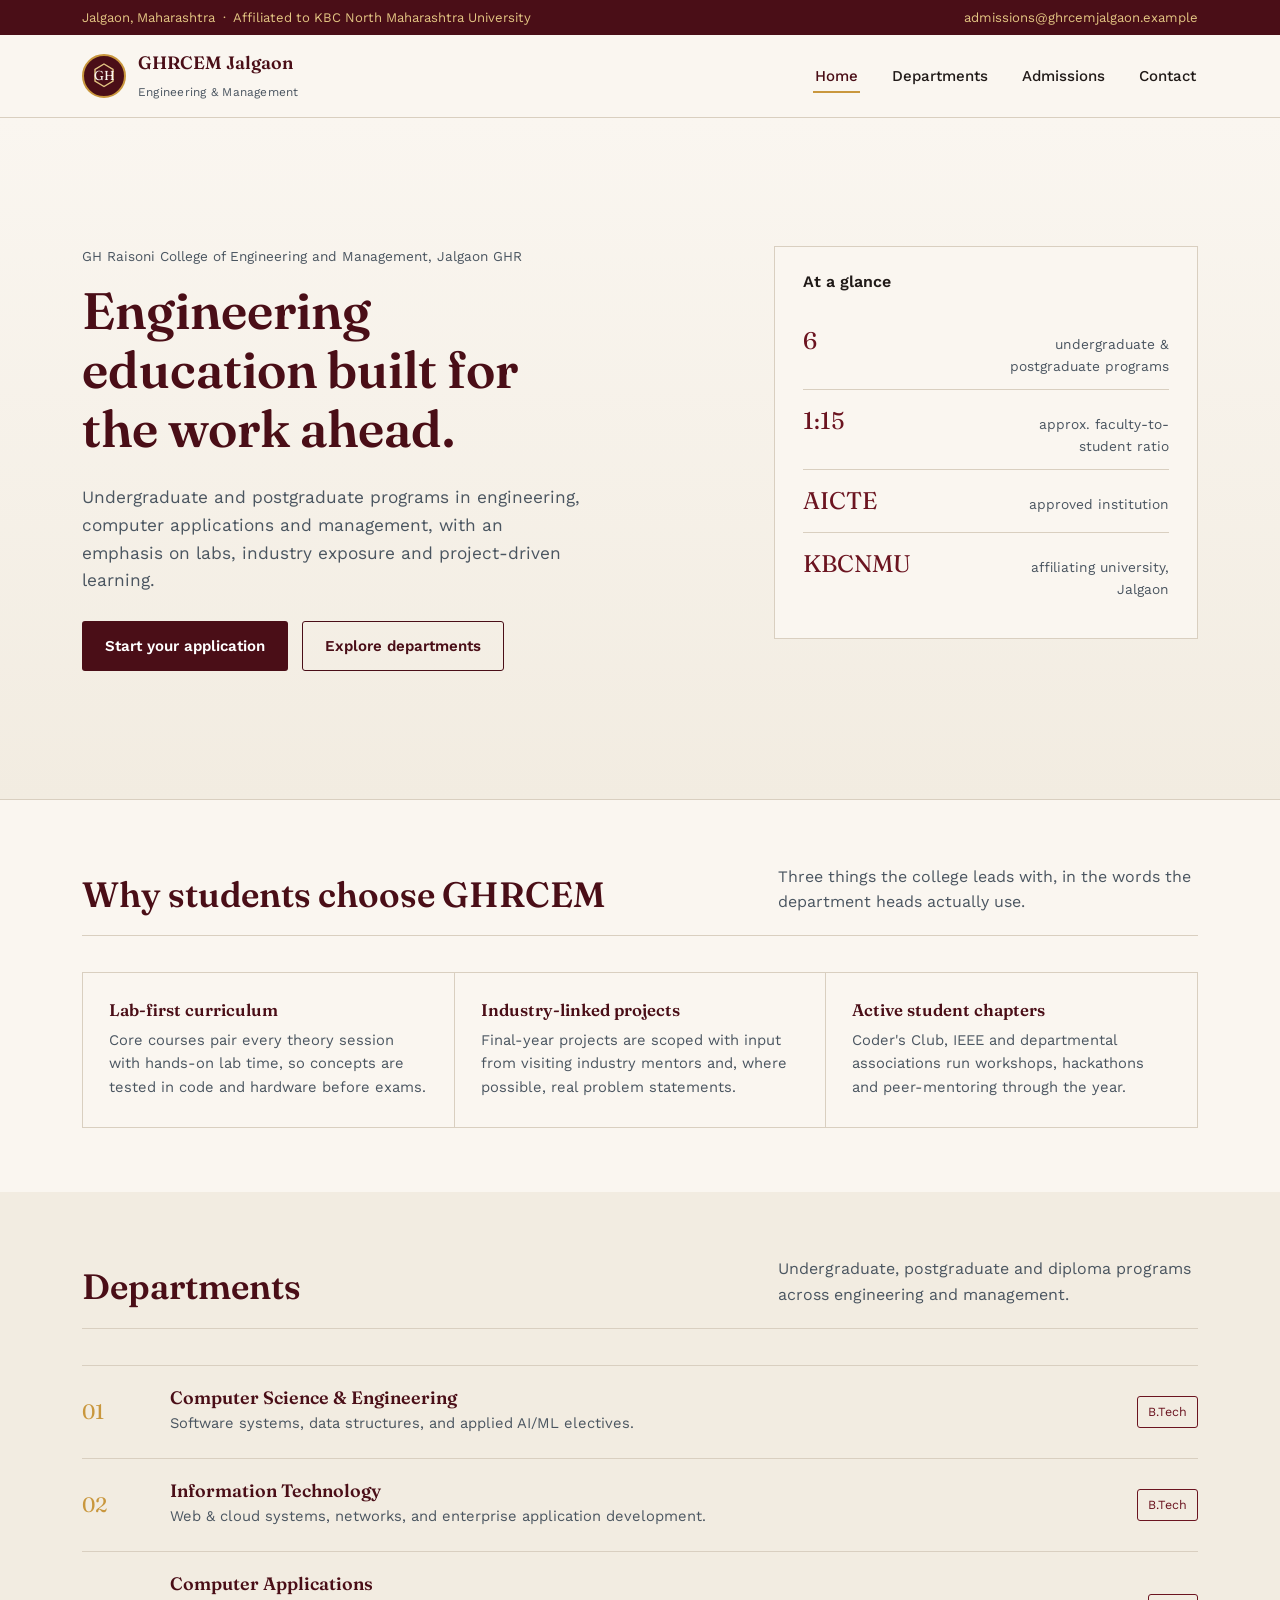
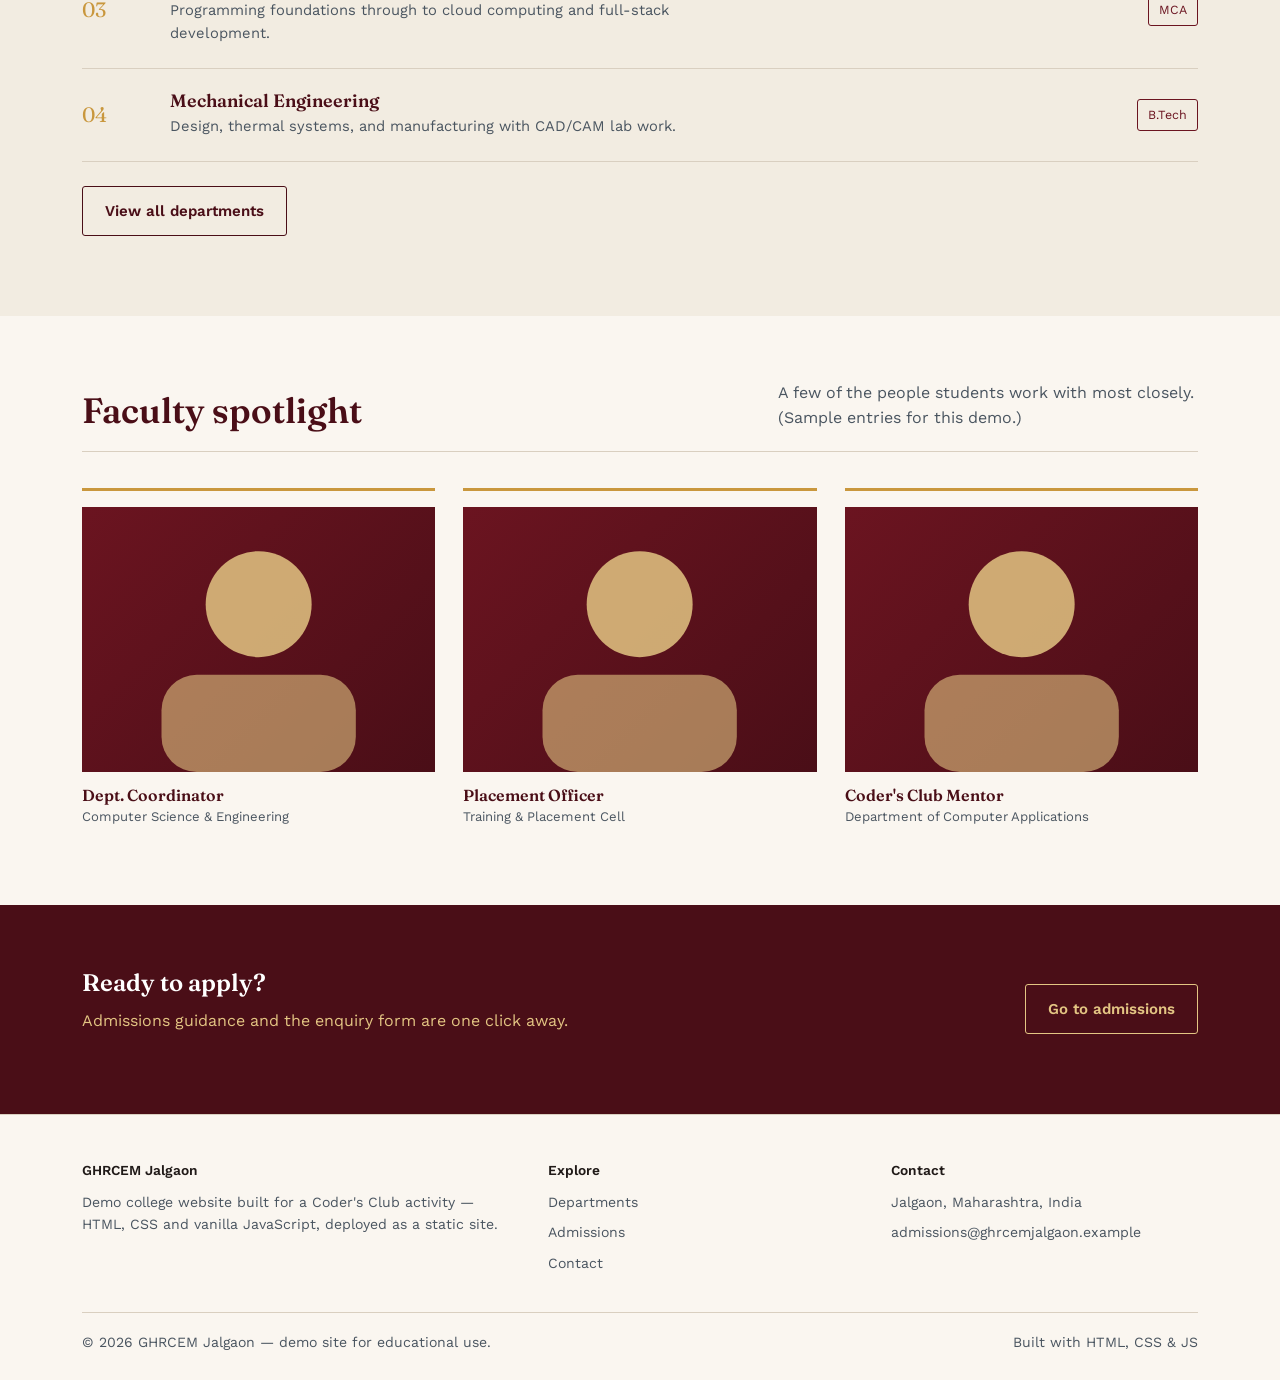
<file: ghrcem-jalgaon-website/index.html>
<!DOCTYPE html>
<html lang="en">
<head>
<meta charset="UTF-8" />
<meta name="viewport" content="width=device-width, initial-scale=1.0" />
<title>GH Raisoni College of Engineering &amp; Management, Jalgaon GHR</title>
<meta name="description" content="GH Raisoni College of Engineering and Management, Jalgaon — engineering, management and MCA programs, admissions and campus information." />
<link rel="preconnect" href="https://fonts.googleapis.com" />
<link rel="preconnect" href="https://fonts.gstatic.com" crossorigin />
<link href="https://fonts.googleapis.com/css2?family=Fraunces:wght@500;600&family=Work+Sans:wght@400;500;600&display=swap" rel="stylesheet" />
<link rel="stylesheet" href="css/style.css" />
</head>
<body>

<!--
  DEMO CONTENT NOTICE (for Coder's Club facilitators)
  -----------------------------------------------------
  Quick facts, staff names, phone/email and timeline items on this site
  are PLACEHOLDER data built for a web-dev/Git/deploy teaching exercise.
  Before using this template for anything public, swap them for the
  college's verified, official details.
-->

<a class="skip-link" href="#main">Skip to main content</a>

<div class="topbar">
  <div class="wrap">
    <span>Jalgaon, Maharashtra &nbsp;·&nbsp; Affiliated to KBC North Maharashtra University</span>
    <span><a href="contact.html">admissions@ghrcemjalgaon.example</a></span>
  </div>
</div>

<header class="site-header">
  <div class="wrap">
    <a class="brand" href="index.html">
      <svg class="brand-mark" viewBox="0 0 44 44" xmlns="http://www.w3.org/2000/svg" role="img" aria-label="GHRCEM Jalgaon emblem">
        <circle cx="22" cy="22" r="21" fill="#4a0e17" stroke="#c9973d" stroke-width="2"/>
        <path d="M22 10 L31 15.5 V27 L22 32.5 L13 27 V15.5 Z" fill="none" stroke="#e3c583" stroke-width="1.4"/>
        <text x="22" y="26" text-anchor="middle" font-family="Fraunces, serif" font-size="13" fill="#faf6f0">GH</text>
      </svg>
      <span class="brand-text">
        <span class="name">GHRCEM Jalgaon</span>
        <span class="sub">Engineering &amp; Management</span>
      </span>
    </a>

    <button class="nav-toggle" aria-label="Toggle navigation menu" aria-expanded="false">
      <span></span>
    </button>

    <nav class="main-nav" aria-label="Primary">
      <ul>
        <li><a href="index.html" aria-current="page">Home</a></li>
        <li><a href="departments.html">Departments</a></li>
        <li><a href="admissions.html">Admissions</a></li>
        <li><a href="contact.html">Contact</a></li>
      </ul>
    </nav>
  </div>
</header>

<main id="main">

  <section class="hero">
    <div class="wrap">
      <div>
        <p class="hero-eyebrow">GH Raisoni College of Engineering and Management, Jalgaon GHR</p>
        <h1>Engineering education built for the work ahead.</h1>
        <p class="lede">
          Undergraduate and postgraduate programs in engineering, computer
          applications and management, with an emphasis on labs, industry
          exposure and project-driven learning.
        </p>
        <div class="hero-actions">
          <a class="btn btn-primary" href="admissions.html">Start your application</a>
          <a class="btn btn-outline" href="departments.html">Explore departments</a>
        </div>
      </div>

      <div class="fact-panel" aria-label="Quick facts">
        <h2>At a glance</h2>
        <div class="fact-row">
          <span class="num">6</span>
          <span class="label">undergraduate &amp; postgraduate programs</span>
        </div>
        <div class="fact-row">
          <span class="num">1:15</span>
          <span class="label">approx. faculty-to-student ratio</span>
        </div>
        <div class="fact-row">
          <span class="num">AICTE</span>
          <span class="label">approved institution</span>
        </div>
        <div class="fact-row">
          <span class="num">KBCNMU</span>
          <span class="label">affiliating university, Jalgaon</span>
        </div>
      </div>
    </div>
  </section>

  <section>
    <div class="wrap">
      <div class="section-head">
        <h2>Why students choose GHRCEM</h2>
        <p class="note">Three things the college leads with, in the words the department heads actually use.</p>
      </div>
      <div class="value-grid">
        <div>
          <h3>Lab-first curriculum</h3>
          <p>Core courses pair every theory session with hands-on lab time, so concepts are tested in code and hardware before exams.</p>
        </div>
        <div>
          <h3>Industry-linked projects</h3>
          <p>Final-year projects are scoped with input from visiting industry mentors and, where possible, real problem statements.</p>
        </div>
        <div>
          <h3>Active student chapters</h3>
          <p>Coder's Club, IEEE and departmental associations run workshops, hackathons and peer-mentoring through the year.</p>
        </div>
      </div>
    </div>
  </section>

  <section class="alt">
    <div class="wrap">
      <div class="section-head">
        <h2>Departments</h2>
        <p class="note">Undergraduate, postgraduate and diploma programs across engineering and management.</p>
      </div>
      <ul class="dept-list">
        <li>
          <span class="idx">01</span>
          <div>
            <h3>Computer Science &amp; Engineering</h3>
            <p>Software systems, data structures, and applied AI/ML electives.</p>
          </div>
          <span class="tag">B.Tech</span>
        </li>
        <li>
          <span class="idx">02</span>
          <div>
            <h3>Information Technology</h3>
            <p>Web &amp; cloud systems, networks, and enterprise application development.</p>
          </div>
          <span class="tag">B.Tech</span>
        </li>
        <li>
          <span class="idx">03</span>
          <div>
            <h3>Computer Applications</h3>
            <p>Programming foundations through to cloud computing and full-stack development.</p>
          </div>
          <span class="tag">MCA</span>
        </li>
        <li>
          <span class="idx">04</span>
          <div>
            <h3>Mechanical Engineering</h3>
            <p>Design, thermal systems, and manufacturing with CAD/CAM lab work.</p>
          </div>
          <span class="tag">B.Tech</span>
        </li>
      </ul>
      <p style="margin-top: 24px;"><a class="btn btn-outline" href="departments.html">View all departments</a></p>
    </div>
  </section>

  <section>
    <div class="wrap">
      <div class="section-head">
        <h2>Faculty spotlight</h2>
        <p class="note">A few of the people students work with most closely. (Sample entries for this demo.)</p>
      </div>
      <div class="people-grid">
        <div class="person">
          <div class="avatar">
            <svg viewBox="0 0 200 150" xmlns="http://www.w3.org/2000/svg" aria-hidden="true">
              <circle cx="100" cy="55" r="30" fill="#e3c583" opacity="0.85"/>
              <rect x="45" y="95" width="110" height="55" rx="20" fill="#e3c583" opacity="0.6"/>
            </svg>
          </div>
          <h3>Dept. Coordinator</h3>
          <p class="role">Computer Science &amp; Engineering</p>
        </div>
        <div class="person">
          <div class="avatar">
            <svg viewBox="0 0 200 150" xmlns="http://www.w3.org/2000/svg" aria-hidden="true">
              <circle cx="100" cy="55" r="30" fill="#e3c583" opacity="0.85"/>
              <rect x="45" y="95" width="110" height="55" rx="20" fill="#e3c583" opacity="0.6"/>
            </svg>
          </div>
          <h3>Placement Officer</h3>
          <p class="role">Training &amp; Placement Cell</p>
        </div>
        <div class="person">
          <div class="avatar">
            <svg viewBox="0 0 200 150" xmlns="http://www.w3.org/2000/svg" aria-hidden="true">
              <circle cx="100" cy="55" r="30" fill="#e3c583" opacity="0.85"/>
              <rect x="45" y="95" width="110" height="55" rx="20" fill="#e3c583" opacity="0.6"/>
            </svg>
          </div>
          <h3>Coder's Club Mentor</h3>
          <p class="role">Department of Computer Applications</p>
        </div>
      </div>
    </div>
  </section>

  <section class="cta-band">
    <div class="wrap">
      <div>
        <h2>Ready to apply?</h2>
        <p>Admissions guidance and the enquiry form are one click away.</p>
      </div>
      <a class="btn btn-outline" href="admissions.html">Go to admissions</a>
    </div>
  </section>

</main>

<footer class="site-footer">
  <div class="wrap">
    <div class="footer-grid">
      <div>
        <h4>GHRCEM Jalgaon</h4>
        <p>Demo college website built for a Coder's Club activity — HTML, CSS and vanilla JavaScript, deployed as a static site.</p>
      </div>
      <div>
        <h4>Explore</h4>
        <ul>
          <li><a href="departments.html">Departments</a></li>
          <li><a href="admissions.html">Admissions</a></li>
          <li><a href="contact.html">Contact</a></li>
        </ul>
      </div>
      <div>
        <h4>Contact</h4>
        <ul>
          <li>Jalgaon, Maharashtra, India</li>
          <li><a href="mailto:admissions@ghrcemjalgaon.example">admissions@ghrcemjalgaon.example</a></li>
        </ul>
      </div>
    </div>
    <div class="footer-bottom">
      <span>&copy; <span data-year></span> GHRCEM Jalgaon — demo site for educational use.</span>
      <span>Built with HTML, CSS &amp; JS</span>
    </div>
  </div>
</footer>

<script src="js/script.js"></script>
</body>
</html>
</file>
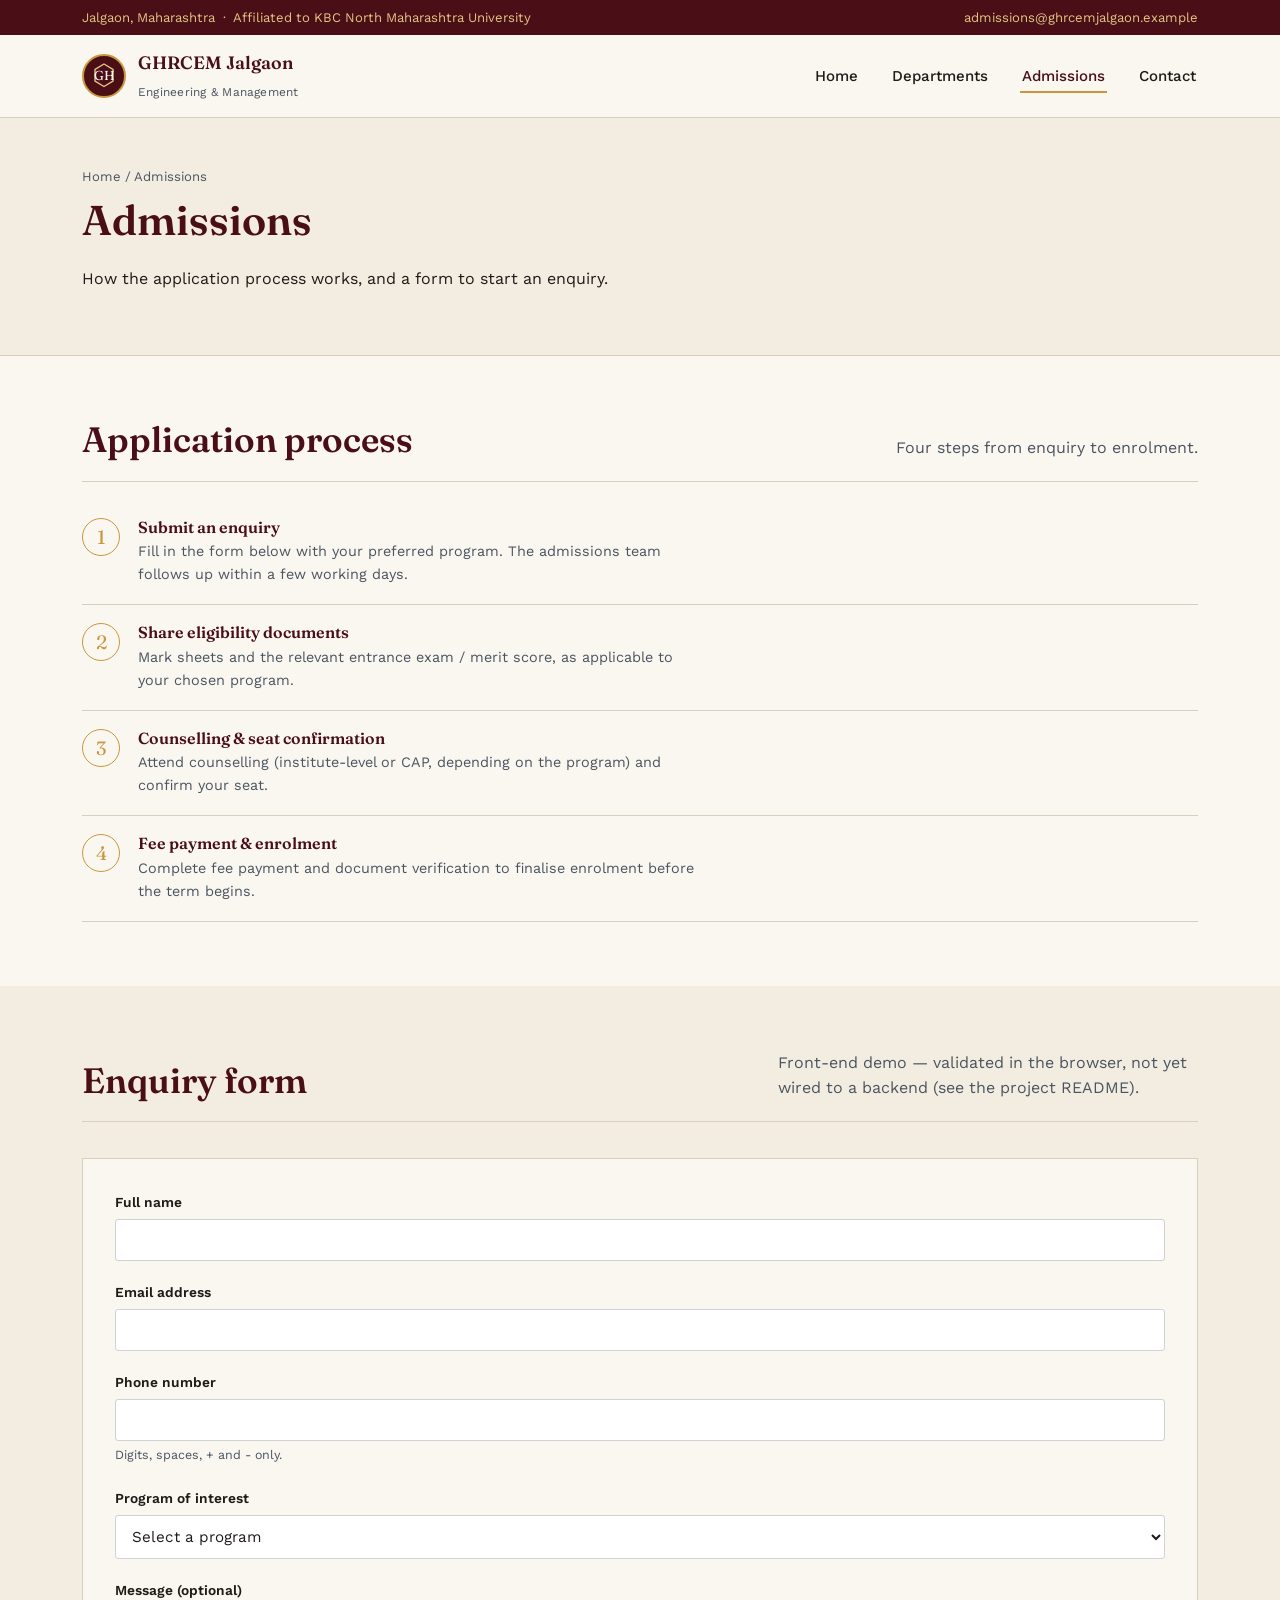
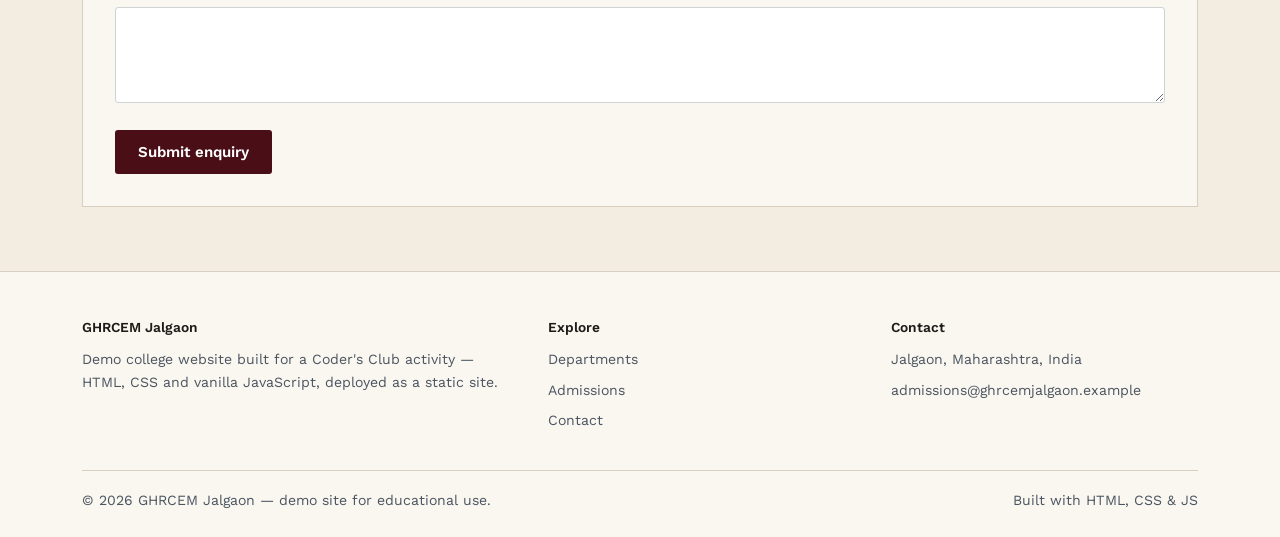
<file: ghrcem-jalgaon-website/admissions.html>
<!DOCTYPE html>
<html lang="en">
<head>
<meta charset="UTF-8" />
<meta name="viewport" content="width=device-width, initial-scale=1.0" />
<title>Admissions — GHRCEM Jalgaon</title>
<meta name="description" content="Admissions process and enquiry form for GH Raisoni College of Engineering and Management, Jalgaon." />
<link rel="preconnect" href="https://fonts.googleapis.com" />
<link rel="preconnect" href="https://fonts.gstatic.com" crossorigin />
<link href="https://fonts.googleapis.com/css2?family=Fraunces:wght@500;600&family=Work+Sans:wght@400;500;600&display=swap" rel="stylesheet" />
<link rel="stylesheet" href="css/style.css" />
</head>
<body>

<a class="skip-link" href="#main">Skip to main content</a>

<div class="topbar">
  <div class="wrap">
    <span>Jalgaon, Maharashtra &nbsp;·&nbsp; Affiliated to KBC North Maharashtra University</span>
    <span><a href="contact.html">admissions@ghrcemjalgaon.example</a></span>
  </div>
</div>

<header class="site-header">
  <div class="wrap">
    <a class="brand" href="index.html">
      <svg class="brand-mark" viewBox="0 0 44 44" xmlns="http://www.w3.org/2000/svg" role="img" aria-label="GHRCEM Jalgaon emblem">
        <circle cx="22" cy="22" r="21" fill="#4a0e17" stroke="#c9973d" stroke-width="2"/>
        <path d="M22 10 L31 15.5 V27 L22 32.5 L13 27 V15.5 Z" fill="none" stroke="#e3c583" stroke-width="1.4"/>
        <text x="22" y="26" text-anchor="middle" font-family="Fraunces, serif" font-size="13" fill="#faf6f0">GH</text>
      </svg>
      <span class="brand-text">
        <span class="name">GHRCEM Jalgaon</span>
        <span class="sub">Engineering &amp; Management</span>
      </span>
    </a>

    <button class="nav-toggle" aria-label="Toggle navigation menu" aria-expanded="false">
      <span></span>
    </button>

    <nav class="main-nav" aria-label="Primary">
      <ul>
        <li><a href="index.html">Home</a></li>
        <li><a href="departments.html">Departments</a></li>
        <li><a href="admissions.html" aria-current="page">Admissions</a></li>
        <li><a href="contact.html">Contact</a></li>
      </ul>
    </nav>
  </div>
</header>

<main id="main">

  <div class="page-header">
    <div class="wrap">
      <p class="breadcrumb"><a href="index.html">Home</a> / Admissions</p>
      <h1>Admissions</h1>
      <p>How the application process works, and a form to start an enquiry.</p>
    </div>
  </div>

  <section>
    <div class="wrap">
      <div class="section-head">
        <h2>Application process</h2>
        <p class="note">Four steps from enquiry to enrolment.</p>
      </div>
      <ol class="steps">
        <li>
          <div>
            <h3>Submit an enquiry</h3>
            <p>Fill in the form below with your preferred program. The admissions team follows up within a few working days.</p>
          </div>
        </li>
        <li>
          <div>
            <h3>Share eligibility documents</h3>
            <p>Mark sheets and the relevant entrance exam / merit score, as applicable to your chosen program.</p>
          </div>
        </li>
        <li>
          <div>
            <h3>Counselling &amp; seat confirmation</h3>
            <p>Attend counselling (institute-level or CAP, depending on the program) and confirm your seat.</p>
          </div>
        </li>
        <li>
          <div>
            <h3>Fee payment &amp; enrolment</h3>
            <p>Complete fee payment and document verification to finalise enrolment before the term begins.</p>
          </div>
        </li>
      </ol>
    </div>
  </section>

  <section class="alt">
    <div class="wrap">
      <div class="section-head">
        <h2>Enquiry form</h2>
        <p class="note">Front-end demo — validated in the browser, not yet wired to a backend (see the project README).</p>
      </div>

      <form class="form-card" data-validate novalidate>
        <div class="field">
          <label for="fullname">Full name</label>
          <input type="text" id="fullname" name="fullname" required />
          <span class="field-error">Please enter your full name.</span>
        </div>

        <div class="field">
          <label for="email">Email address</label>
          <input type="email" id="email" name="email" required />
          <span class="field-error">Please enter a valid email address.</span>
        </div>

        <div class="field">
          <label for="phone">Phone number</label>
          <input type="tel" id="phone" name="phone" required />
          <span class="field-hint">Digits, spaces, + and - only.</span>
          <span class="field-error">Please enter a valid phone number.</span>
        </div>

        <div class="field">
          <label for="program">Program of interest</label>
          <select id="program" name="program" required>
            <option value="">Select a program</option>
            <option>B.Tech — Computer Science &amp; Engineering</option>
            <option>B.Tech — Information Technology</option>
            <option>B.Tech — Mechanical Engineering</option>
            <option>B.Tech — Civil Engineering</option>
            <option>B.Tech — Electrical Engineering</option>
            <option>MCA — Computer Applications</option>
            <option>MBA — Management Studies</option>
          </select>
          <span class="field-error">Please select a program.</span>
        </div>

        <div class="field">
          <label for="message">Message (optional)</label>
          <textarea id="message" name="message" rows="4"></textarea>
        </div>

        <button type="submit" class="btn btn-primary">Submit enquiry</button>
        <div class="form-status" role="status"></div>
      </form>
    </div>
  </section>

</main>

<footer class="site-footer">
  <div class="wrap">
    <div class="footer-grid">
      <div>
        <h4>GHRCEM Jalgaon</h4>
        <p>Demo college website built for a Coder's Club activity — HTML, CSS and vanilla JavaScript, deployed as a static site.</p>
      </div>
      <div>
        <h4>Explore</h4>
        <ul>
          <li><a href="departments.html">Departments</a></li>
          <li><a href="admissions.html">Admissions</a></li>
          <li><a href="contact.html">Contact</a></li>
        </ul>
      </div>
      <div>
        <h4>Contact</h4>
        <ul>
          <li>Jalgaon, Maharashtra, India</li>
          <li><a href="mailto:admissions@ghrcemjalgaon.example">admissions@ghrcemjalgaon.example</a></li>
        </ul>
      </div>
    </div>
    <div class="footer-bottom">
      <span>&copy; <span data-year></span> GHRCEM Jalgaon — demo site for educational use.</span>
      <span>Built with HTML, CSS &amp; JS</span>
    </div>
  </div>
</footer>

<script src="js/script.js"></script>
</body>
</html>
</file>
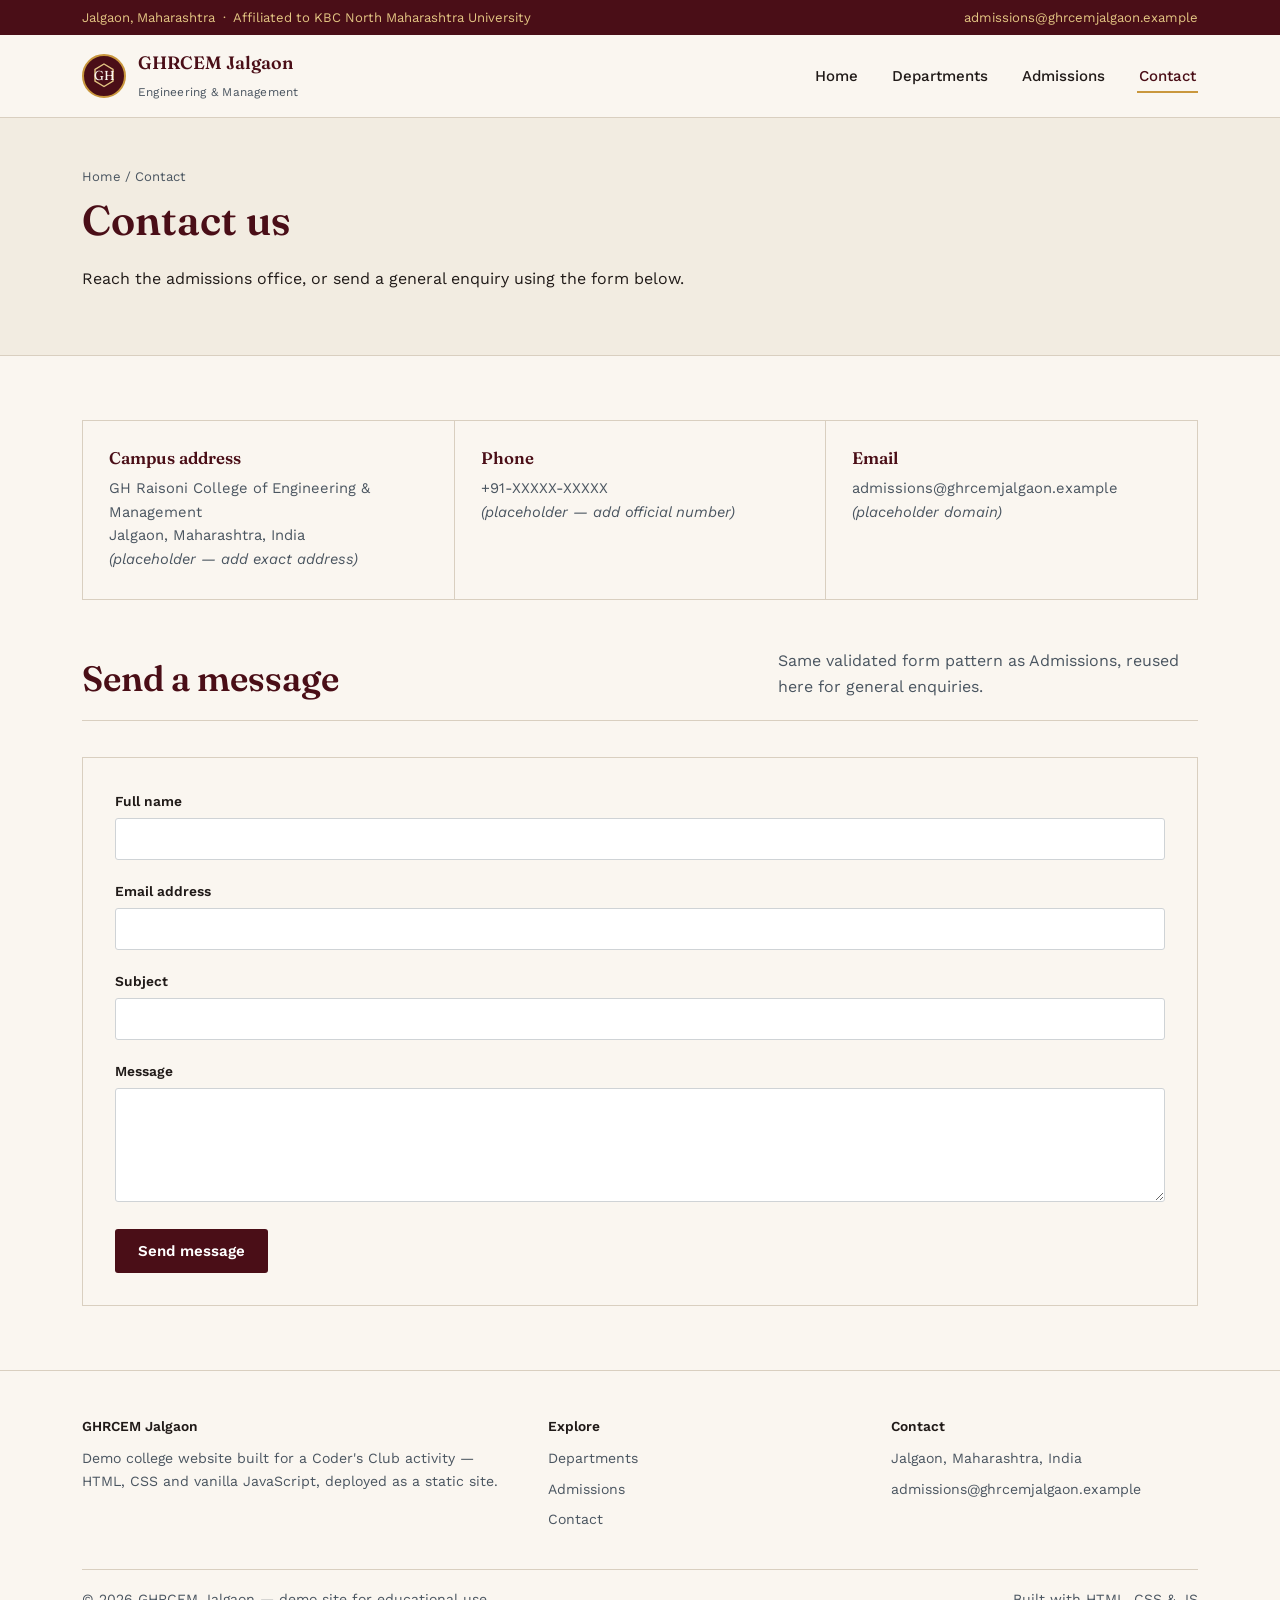
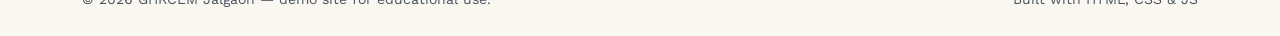
<file: ghrcem-jalgaon-website/contact.html>
<!DOCTYPE html>
<html lang="en">
<head>
<meta charset="UTF-8" />
<meta name="viewport" content="width=device-width, initial-scale=1.0" />
<title>Contact — GHRCEM Jalgaon</title>
<meta name="description" content="Contact details and enquiry form for GH Raisoni College of Engineering and Management, Jalgaon." />
<link rel="preconnect" href="https://fonts.googleapis.com" />
<link rel="preconnect" href="https://fonts.gstatic.com" crossorigin />
<link href="https://fonts.googleapis.com/css2?family=Fraunces:wght@500;600&family=Work+Sans:wght@400;500;600&display=swap" rel="stylesheet" />
<link rel="stylesheet" href="css/style.css" />
</head>
<body>

<a class="skip-link" href="#main">Skip to main content</a>

<div class="topbar">
  <div class="wrap">
    <span>Jalgaon, Maharashtra &nbsp;·&nbsp; Affiliated to KBC North Maharashtra University</span>
    <span><a href="contact.html">admissions@ghrcemjalgaon.example</a></span>
  </div>
</div>

<header class="site-header">
  <div class="wrap">
    <a class="brand" href="index.html">
      <svg class="brand-mark" viewBox="0 0 44 44" xmlns="http://www.w3.org/2000/svg" role="img" aria-label="GHRCEM Jalgaon emblem">
        <circle cx="22" cy="22" r="21" fill="#4a0e17" stroke="#c9973d" stroke-width="2"/>
        <path d="M22 10 L31 15.5 V27 L22 32.5 L13 27 V15.5 Z" fill="none" stroke="#e3c583" stroke-width="1.4"/>
        <text x="22" y="26" text-anchor="middle" font-family="Fraunces, serif" font-size="13" fill="#faf6f0">GH</text>
      </svg>
      <span class="brand-text">
        <span class="name">GHRCEM Jalgaon</span>
        <span class="sub">Engineering &amp; Management</span>
      </span>
    </a>

    <button class="nav-toggle" aria-label="Toggle navigation menu" aria-expanded="false">
      <span></span>
    </button>

    <nav class="main-nav" aria-label="Primary">
      <ul>
        <li><a href="index.html">Home</a></li>
        <li><a href="departments.html">Departments</a></li>
        <li><a href="admissions.html">Admissions</a></li>
        <li><a href="contact.html" aria-current="page">Contact</a></li>
      </ul>
    </nav>
  </div>
</header>

<main id="main">

  <div class="page-header">
    <div class="wrap">
      <p class="breadcrumb"><a href="index.html">Home</a> / Contact</p>
      <h1>Contact us</h1>
      <p>Reach the admissions office, or send a general enquiry using the form below.</p>
    </div>
  </div>

  <section>
    <div class="wrap">
      <div class="value-grid" style="margin-bottom: 48px;">
        <div>
          <h3>Campus address</h3>
          <p>GH Raisoni College of Engineering &amp; Management<br />Jalgaon, Maharashtra, India<br /><em>(placeholder — add exact address)</em></p>
        </div>
        <div>
          <h3>Phone</h3>
          <p>+91-XXXXX-XXXXX<br /><em>(placeholder — add official number)</em></p>
        </div>
        <div>
          <h3>Email</h3>
          <p><a href="mailto:admissions@ghrcemjalgaon.example">admissions@ghrcemjalgaon.example</a><br /><em>(placeholder domain)</em></p>
        </div>
      </div>

      <div class="section-head">
        <h2>Send a message</h2>
        <p class="note">Same validated form pattern as Admissions, reused here for general enquiries.</p>
      </div>

      <form class="form-card" data-validate novalidate>
        <div class="field">
          <label for="c-fullname">Full name</label>
          <input type="text" id="c-fullname" name="fullname" required />
          <span class="field-error">Please enter your full name.</span>
        </div>

        <div class="field">
          <label for="c-email">Email address</label>
          <input type="email" id="c-email" name="email" required />
          <span class="field-error">Please enter a valid email address.</span>
        </div>

        <div class="field">
          <label for="c-subject">Subject</label>
          <input type="text" id="c-subject" name="subject" required />
          <span class="field-error">Please enter a subject.</span>
        </div>

        <div class="field">
          <label for="c-message">Message</label>
          <textarea id="c-message" name="message" rows="5" required></textarea>
          <span class="field-error">Please enter a message.</span>
        </div>

        <button type="submit" class="btn btn-primary">Send message</button>
        <div class="form-status" role="status"></div>
      </form>
    </div>
  </section>

</main>

<footer class="site-footer">
  <div class="wrap">
    <div class="footer-grid">
      <div>
        <h4>GHRCEM Jalgaon</h4>
        <p>Demo college website built for a Coder's Club activity — HTML, CSS and vanilla JavaScript, deployed as a static site.</p>
      </div>
      <div>
        <h4>Explore</h4>
        <ul>
          <li><a href="departments.html">Departments</a></li>
          <li><a href="admissions.html">Admissions</a></li>
          <li><a href="contact.html">Contact</a></li>
        </ul>
      </div>
      <div>
        <h4>Contact</h4>
        <ul>
          <li>Jalgaon, Maharashtra, India</li>
          <li><a href="mailto:admissions@ghrcemjalgaon.example">admissions@ghrcemjalgaon.example</a></li>
        </ul>
      </div>
    </div>
    <div class="footer-bottom">
      <span>&copy; <span data-year></span> GHRCEM Jalgaon — demo site for educational use.</span>
      <span>Built with HTML, CSS &amp; JS</span>
    </div>
  </div>
</footer>

<script src="js/script.js"></script>
</body>
</html>
</file>
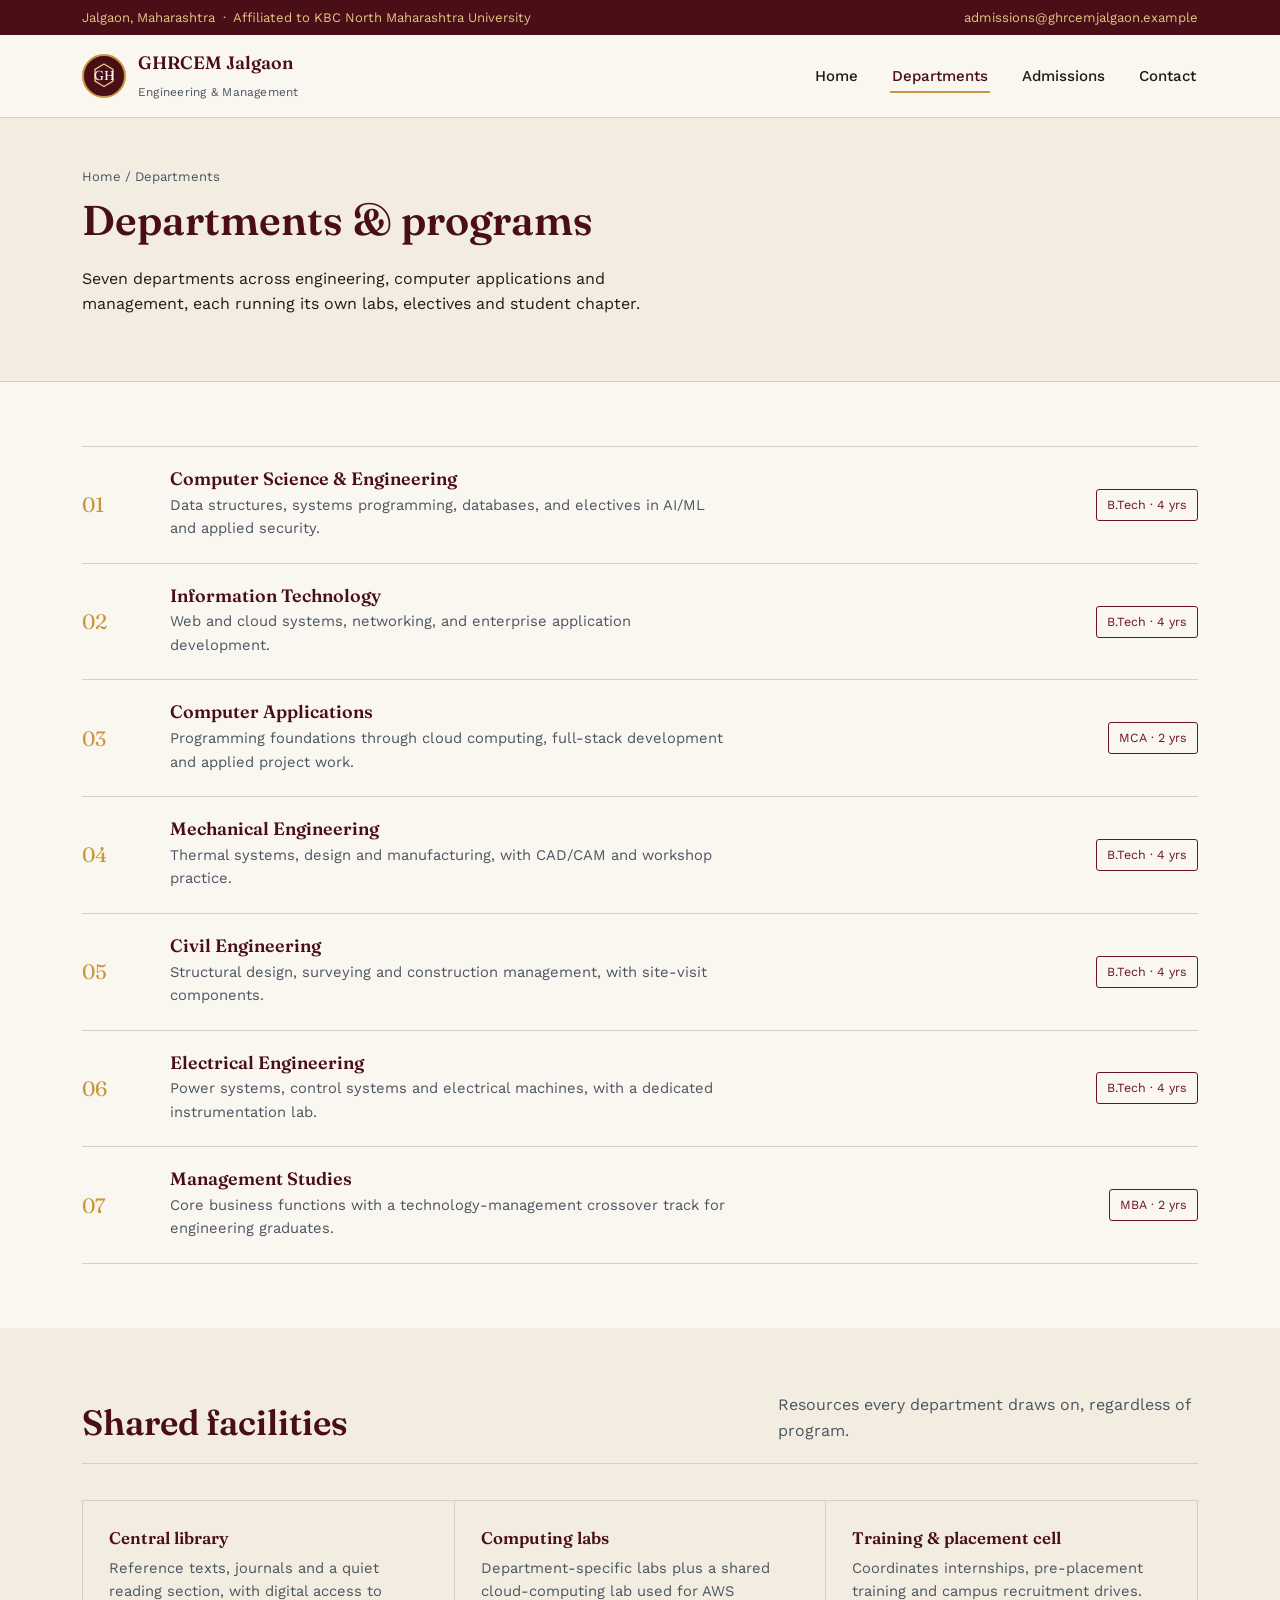
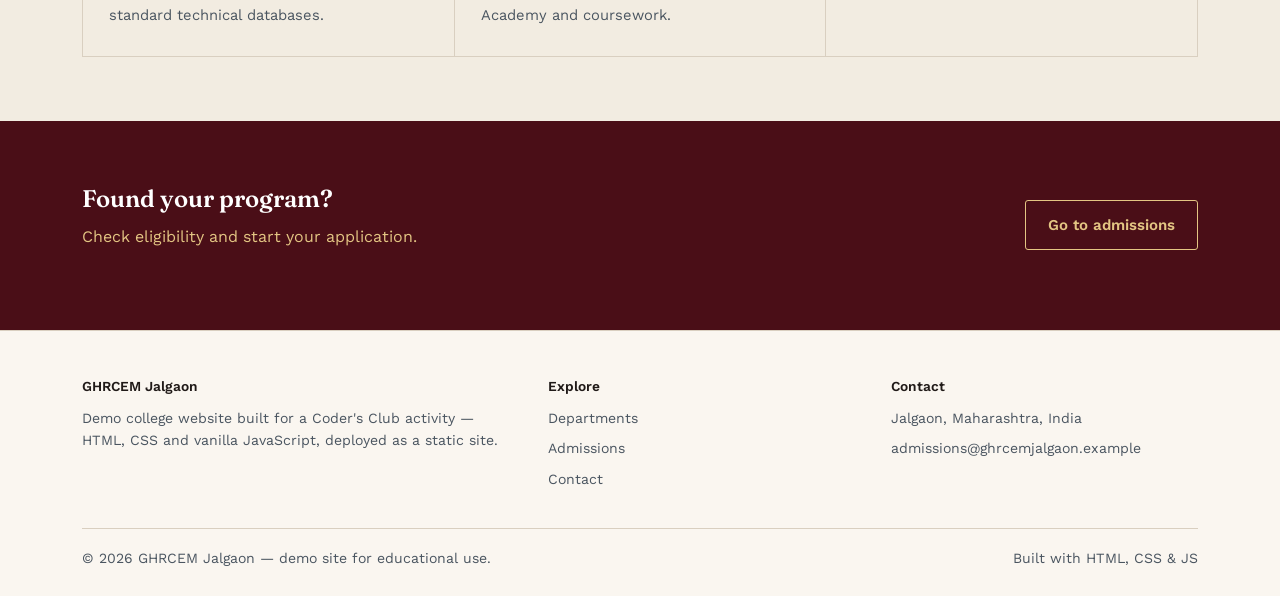
<file: ghrcem-jalgaon-website/departments.html>
<!DOCTYPE html>
<html lang="en">
<head>
<meta charset="UTF-8" />
<meta name="viewport" content="width=device-width, initial-scale=1.0" />
<title>Departments — GHRCEM Jalgaon</title>
<meta name="description" content="Engineering, computer applications and management departments at GH Raisoni College of Engineering and Management, Jalgaon." />
<link rel="preconnect" href="https://fonts.googleapis.com" />
<link rel="preconnect" href="https://fonts.gstatic.com" crossorigin />
<link href="https://fonts.googleapis.com/css2?family=Fraunces:wght@500;600&family=Work+Sans:wght@400;500;600&display=swap" rel="stylesheet" />
<link rel="stylesheet" href="css/style.css" />
</head>
<body>

<a class="skip-link" href="#main">Skip to main content</a>

<div class="topbar">
  <div class="wrap">
    <span>Jalgaon, Maharashtra &nbsp;·&nbsp; Affiliated to KBC North Maharashtra University</span>
    <span><a href="contact.html">admissions@ghrcemjalgaon.example</a></span>
  </div>
</div>

<header class="site-header">
  <div class="wrap">
    <a class="brand" href="index.html">
      <svg class="brand-mark" viewBox="0 0 44 44" xmlns="http://www.w3.org/2000/svg" role="img" aria-label="GHRCEM Jalgaon emblem">
        <circle cx="22" cy="22" r="21" fill="#4a0e17" stroke="#c9973d" stroke-width="2"/>
        <path d="M22 10 L31 15.5 V27 L22 32.5 L13 27 V15.5 Z" fill="none" stroke="#e3c583" stroke-width="1.4"/>
        <text x="22" y="26" text-anchor="middle" font-family="Fraunces, serif" font-size="13" fill="#faf6f0">GH</text>
      </svg>
      <span class="brand-text">
        <span class="name">GHRCEM Jalgaon</span>
        <span class="sub">Engineering &amp; Management</span>
      </span>
    </a>

    <button class="nav-toggle" aria-label="Toggle navigation menu" aria-expanded="false">
      <span></span>
    </button>

    <nav class="main-nav" aria-label="Primary">
      <ul>
        <li><a href="index.html">Home</a></li>
        <li><a href="departments.html" aria-current="page">Departments</a></li>
        <li><a href="admissions.html">Admissions</a></li>
        <li><a href="contact.html">Contact</a></li>
      </ul>
    </nav>
  </div>
</header>

<main id="main">

  <div class="page-header">
    <div class="wrap">
      <p class="breadcrumb"><a href="index.html">Home</a> / Departments</p>
      <h1>Departments &amp; programs</h1>
      <p>Seven departments across engineering, computer applications and management, each running its own labs, electives and student chapter.</p>
    </div>
  </div>

  <section>
    <div class="wrap">
      <ul class="dept-list">
        <li>
          <span class="idx">01</span>
          <div>
            <h3>Computer Science &amp; Engineering</h3>
            <p>Data structures, systems programming, databases, and electives in AI/ML and applied security.</p>
          </div>
          <span class="tag">B.Tech · 4 yrs</span>
        </li>
        <li>
          <span class="idx">02</span>
          <div>
            <h3>Information Technology</h3>
            <p>Web and cloud systems, networking, and enterprise application development.</p>
          </div>
          <span class="tag">B.Tech · 4 yrs</span>
        </li>
        <li>
          <span class="idx">03</span>
          <div>
            <h3>Computer Applications</h3>
            <p>Programming foundations through cloud computing, full-stack development and applied project work.</p>
          </div>
          <span class="tag">MCA · 2 yrs</span>
        </li>
        <li>
          <span class="idx">04</span>
          <div>
            <h3>Mechanical Engineering</h3>
            <p>Thermal systems, design and manufacturing, with CAD/CAM and workshop practice.</p>
          </div>
          <span class="tag">B.Tech · 4 yrs</span>
        </li>
        <li>
          <span class="idx">05</span>
          <div>
            <h3>Civil Engineering</h3>
            <p>Structural design, surveying and construction management, with site-visit components.</p>
          </div>
          <span class="tag">B.Tech · 4 yrs</span>
        </li>
        <li>
          <span class="idx">06</span>
          <div>
            <h3>Electrical Engineering</h3>
            <p>Power systems, control systems and electrical machines, with a dedicated instrumentation lab.</p>
          </div>
          <span class="tag">B.Tech · 4 yrs</span>
        </li>
        <li>
          <span class="idx">07</span>
          <div>
            <h3>Management Studies</h3>
            <p>Core business functions with a technology-management crossover track for engineering graduates.</p>
          </div>
          <span class="tag">MBA · 2 yrs</span>
        </li>
      </ul>
    </div>
  </section>

  <section class="alt">
    <div class="wrap">
      <div class="section-head">
        <h2>Shared facilities</h2>
        <p class="note">Resources every department draws on, regardless of program.</p>
      </div>
      <div class="value-grid">
        <div>
          <h3>Central library</h3>
          <p>Reference texts, journals and a quiet reading section, with digital access to standard technical databases.</p>
        </div>
        <div>
          <h3>Computing labs</h3>
          <p>Department-specific labs plus a shared cloud-computing lab used for AWS Academy and coursework.</p>
        </div>
        <div>
          <h3>Training &amp; placement cell</h3>
          <p>Coordinates internships, pre-placement training and campus recruitment drives.</p>
        </div>
      </div>
    </div>
  </section>

  <section class="cta-band">
    <div class="wrap">
      <div>
        <h2>Found your program?</h2>
        <p>Check eligibility and start your application.</p>
      </div>
      <a class="btn btn-outline" href="admissions.html">Go to admissions</a>
    </div>
  </section>

</main>

<footer class="site-footer">
  <div class="wrap">
    <div class="footer-grid">
      <div>
        <h4>GHRCEM Jalgaon</h4>
        <p>Demo college website built for a Coder's Club activity — HTML, CSS and vanilla JavaScript, deployed as a static site.</p>
      </div>
      <div>
        <h4>Explore</h4>
        <ul>
          <li><a href="departments.html">Departments</a></li>
          <li><a href="admissions.html">Admissions</a></li>
          <li><a href="contact.html">Contact</a></li>
        </ul>
      </div>
      <div>
        <h4>Contact</h4>
        <ul>
          <li>Jalgaon, Maharashtra, India</li>
          <li><a href="mailto:admissions@ghrcemjalgaon.example">admissions@ghrcemjalgaon.example</a></li>
        </ul>
      </div>
    </div>
    <div class="footer-bottom">
      <span>&copy; <span data-year></span> GHRCEM Jalgaon — demo site for educational use.</span>
      <span>Built with HTML, CSS &amp; JS</span>
    </div>
  </div>
</footer>

<script src="js/script.js"></script>
</body>
</html>
</file>
<file: ghrcem-jalgaon-website/css/style.css>
/* ==========================================================================
   GHRCEM Jalgaon — Shared Stylesheet
   Design tokens: maroon + gold academic palette, Fraunces + Work Sans type
   ========================================================================== */

:root {
  /* Color tokens */
  --maroon-900: #4a0e17;
  --maroon-700: #6b1420;
  --maroon-500: #8a1d2c;
  --gold-500: #c9973d;
  --gold-300: #e3c583;
  --cream-100: #faf6f0;
  --cream-200: #f2ece1;
  --ink-900: #201a18;
  --slate-600: #4a5560;
  --slate-300: #cfd3d6;
  --line: #d9cfc0;

  /* Type */
  --font-display: "Fraunces", Georgia, "Times New Roman", serif;
  --font-body: "Work Sans", -apple-system, Segoe UI, Roboto, sans-serif;

  /* Layout */
  --content-width: 1180px;
  --radius-sm: 3px;
}

* { box-sizing: border-box; }

html {
  scroll-behavior: smooth;
}

body {
  margin: 0;
  font-family: var(--font-body);
  background: var(--cream-100);
  color: var(--ink-900);
  line-height: 1.6;
  -webkit-font-smoothing: antialiased;
}

img { max-width: 100%; display: block; }

a { color: inherit; text-decoration: none; }

h1, h2, h3, h4 {
  font-family: var(--font-display);
  font-weight: 600;
  line-height: 1.15;
  margin: 0 0 0.5em;
  color: var(--maroon-900);
}

p { margin: 0 0 1em; max-width: 62ch; }

.wrap {
  max-width: var(--content-width);
  margin: 0 auto;
  padding: 0 32px;
}

/* Skip link for keyboard users */
.skip-link {
  position: absolute;
  left: -999px;
  top: 0;
  background: var(--maroon-900);
  color: #fff;
  padding: 10px 18px;
  z-index: 200;
}
.skip-link:focus {
  left: 12px;
  top: 12px;
}

:focus-visible {
  outline: 3px solid var(--gold-500);
  outline-offset: 2px;
}

@media (prefers-reduced-motion: reduce) {
  * { animation-duration: 0.001ms !important; transition-duration: 0.001ms !important; }
  html { scroll-behavior: auto; }
}

/* --------------------------------------------------------------------
   Top bar (contact strip)
   -------------------------------------------------------------------- */
.topbar {
  background: var(--maroon-900);
  color: var(--gold-300);
  font-size: 0.82rem;
}
.topbar .wrap {
  display: flex;
  justify-content: space-between;
  align-items: center;
  padding-top: 7px;
  padding-bottom: 7px;
  flex-wrap: wrap;
  gap: 6px;
}
.topbar a:hover { color: #fff; }

/* --------------------------------------------------------------------
   Header / Nav
   -------------------------------------------------------------------- */
.site-header {
  background: var(--cream-100);
  border-bottom: 1px solid var(--line);
  position: sticky;
  top: 0;
  z-index: 100;
}
.site-header .wrap {
  display: flex;
  align-items: center;
  justify-content: space-between;
  padding-top: 14px;
  padding-bottom: 14px;
}

.brand {
  display: flex;
  align-items: center;
  gap: 12px;
}
.brand-mark {
  width: 44px;
  height: 44px;
  flex-shrink: 0;
}
.brand-text .name {
  font-family: var(--font-display);
  font-weight: 600;
  font-size: 1.12rem;
  color: var(--maroon-900);
  display: block;
}
.brand-text .sub {
  font-size: 0.74rem;
  color: var(--slate-600);
  letter-spacing: 0.02em;
}

.nav-toggle {
  display: none;
  background: none;
  border: 1px solid var(--maroon-900);
  border-radius: var(--radius-sm);
  padding: 8px 10px;
  cursor: pointer;
}
.nav-toggle span,
.nav-toggle span::before,
.nav-toggle span::after {
  display: block;
  width: 20px;
  height: 2px;
  background: var(--maroon-900);
  position: relative;
  transition: transform 0.2s ease;
}
.nav-toggle span::before,
.nav-toggle span::after {
  content: "";
  position: absolute;
}
.nav-toggle span::before { top: -6px; }
.nav-toggle span::after { top: 6px; }

.main-nav ul {
  list-style: none;
  display: flex;
  gap: 30px;
  margin: 0;
  padding: 0;
}
.main-nav a {
  font-size: 0.94rem;
  font-weight: 500;
  color: var(--ink-900);
  padding: 6px 2px;
  border-bottom: 2px solid transparent;
}
.main-nav a:hover,
.main-nav a[aria-current="page"] {
  border-bottom-color: var(--gold-500);
  color: var(--maroon-900);
}

@media (max-width: 860px) {
  .nav-toggle { display: inline-flex; align-items: center; justify-content: center; }
  .main-nav {
    position: absolute;
    top: 100%;
    left: 0;
    right: 0;
    background: var(--cream-100);
    border-bottom: 1px solid var(--line);
    max-height: 0;
    overflow: hidden;
    transition: max-height 0.25s ease;
  }
  .main-nav.open { max-height: 360px; }
  .main-nav ul {
    flex-direction: column;
    gap: 0;
    padding: 8px 32px 20px;
  }
  .main-nav li { border-top: 1px solid var(--line); }
  .main-nav a { display: block; padding: 12px 4px; }
}

/* --------------------------------------------------------------------
   Hero
   -------------------------------------------------------------------- */
.hero {
  border-bottom: 1px solid var(--line);
  background:
    linear-gradient(180deg, var(--cream-100) 0%, var(--cream-200) 100%);
}
.hero .wrap {
  display: grid;
  grid-template-columns: 1.5fr 1fr;
  gap: 56px;
  padding-top: 64px;
  padding-bottom: 64px;
  align-items: start;
}
.hero-eyebrow {
  font-size: 0.85rem;
  color: var(--slate-600);
  margin-bottom: 14px;
}
.hero h1 {
  font-size: clamp(2.1rem, 4vw, 3.4rem);
  max-width: 15ch;
}
.hero .lede {
  font-size: 1.08rem;
  color: var(--slate-600);
  max-width: 46ch;
}
.hero-actions {
  display: flex;
  gap: 14px;
  margin-top: 26px;
  flex-wrap: wrap;
}

.btn {
  display: inline-block;
  padding: 12px 22px;
  font-family: var(--font-body);
  font-weight: 600;
  font-size: 0.94rem;
  border-radius: var(--radius-sm);
  border: 1px solid transparent;
  cursor: pointer;
}
.btn-primary {
  background: var(--maroon-900);
  color: #fff;
}
.btn-primary:hover { background: var(--maroon-700); }
.btn-outline {
  border-color: var(--maroon-900);
  color: var(--maroon-900);
  background: transparent;
}
.btn-outline:hover { background: var(--cream-200); }

.fact-panel {
  border: 1px solid var(--line);
  background: var(--cream-100);
  padding: 26px 28px;
}
.fact-panel h2 {
  font-size: 1rem;
  font-family: var(--font-body);
  font-weight: 600;
  color: var(--ink-900);
  margin-bottom: 18px;
}
.fact-row {
  display: flex;
  justify-content: space-between;
  align-items: baseline;
  padding: 12px 0;
  border-top: 1px solid var(--line);
}
.fact-row:first-of-type { border-top: none; }
.fact-row .num {
  font-family: var(--font-display);
  font-size: 1.5rem;
  color: var(--maroon-700);
}
.fact-row .label {
  font-size: 0.86rem;
  color: var(--slate-600);
  text-align: right;
  max-width: 18ch;
}

/* --------------------------------------------------------------------
   Section basics
   -------------------------------------------------------------------- */
section { padding: 64px 0; }
.section-head {
  display: flex;
  justify-content: space-between;
  align-items: flex-end;
  gap: 24px;
  margin-bottom: 36px;
  border-bottom: 1px solid var(--line);
  padding-bottom: 20px;
}
.section-head h2 { font-size: clamp(1.6rem, 3vw, 2.2rem); margin: 0; }
.section-head .note { color: var(--slate-600); max-width: 42ch; margin: 0; }

.alt { background: var(--cream-200); }

/* --------------------------------------------------------------------
   Departments (ledger-style numbered list — content IS a sequence)
   -------------------------------------------------------------------- */
.dept-list {
  list-style: none;
  margin: 0;
  padding: 0;
  border-top: 1px solid var(--line);
}
.dept-list li {
  display: grid;
  grid-template-columns: 64px 1fr auto;
  gap: 24px;
  align-items: center;
  padding: 22px 0;
  border-bottom: 1px solid var(--line);
}
.dept-list .idx {
  font-family: var(--font-display);
  font-size: 1.3rem;
  color: var(--gold-500);
}
.dept-list h3 {
  font-size: 1.12rem;
  margin: 0 0 4px;
}
.dept-list p { margin: 0; color: var(--slate-600); font-size: 0.92rem; }
.dept-list .tag {
  font-size: 0.78rem;
  color: var(--maroon-700);
  border: 1px solid var(--maroon-700);
  padding: 5px 10px;
  border-radius: var(--radius-sm);
  white-space: nowrap;
}

@media (max-width: 640px) {
  .dept-list li { grid-template-columns: 40px 1fr; }
  .dept-list .tag { grid-column: 2 / 3; justify-self: start; }
}

/* --------------------------------------------------------------------
   Why-us / values strip
   -------------------------------------------------------------------- */
.value-grid {
  display: grid;
  grid-template-columns: repeat(3, 1fr);
  gap: 0;
  border-top: 1px solid var(--line);
  border-left: 1px solid var(--line);
}
.value-grid > div {
  padding: 28px 26px;
  border-right: 1px solid var(--line);
  border-bottom: 1px solid var(--line);
}
.value-grid h3 { font-size: 1.05rem; }
.value-grid p { font-size: 0.92rem; color: var(--slate-600); margin: 0; }

@media (max-width: 760px) {
  .value-grid { grid-template-columns: 1fr; }
}

/* --------------------------------------------------------------------
   Milestones timeline
   -------------------------------------------------------------------- */
.timeline {
  border-left: 2px solid var(--maroon-700);
  margin-left: 10px;
  padding-left: 34px;
}
.timeline .stop {
  position: relative;
  padding-bottom: 34px;
}
.timeline .stop:last-child { padding-bottom: 0; }
.timeline .stop::before {
  content: "";
  position: absolute;
  left: -41px;
  top: 4px;
  width: 10px;
  height: 10px;
  border-radius: 50%;
  background: var(--gold-500);
  border: 2px solid var(--maroon-900);
}
.timeline .year {
  font-family: var(--font-display);
  color: var(--maroon-700);
  font-size: 1.05rem;
}

/* --------------------------------------------------------------------
   People / faculty
   -------------------------------------------------------------------- */
.people-grid {
  display: grid;
  grid-template-columns: repeat(auto-fit, minmax(220px, 1fr));
  gap: 28px;
}
.person {
  border-top: 3px solid var(--gold-500);
  padding-top: 16px;
}
.person .avatar {
  width: 100%;
  aspect-ratio: 4 / 3;
  background: linear-gradient(135deg, var(--maroon-700), var(--maroon-900));
  margin-bottom: 14px;
  position: relative;
  overflow: hidden;
}
.person .avatar svg { position: absolute; inset: 0; width: 100%; height: 100%; }
.person h3 { font-size: 1rem; margin-bottom: 2px; }
.person .role { font-size: 0.82rem; color: var(--slate-600); }

/* --------------------------------------------------------------------
   Forms (admissions / contact)
   -------------------------------------------------------------------- */
.form-card {
  border: 1px solid var(--line);
  padding: 32px;
  background: var(--cream-100);
}
.field { margin-bottom: 20px; }
.field label {
  display: block;
  font-size: 0.86rem;
  font-weight: 600;
  margin-bottom: 6px;
  color: var(--ink-900);
}
.field input,
.field select,
.field textarea {
  width: 100%;
  padding: 11px 12px;
  border: 1px solid var(--slate-300);
  border-radius: var(--radius-sm);
  font-family: var(--font-body);
  font-size: 0.95rem;
  background: #fff;
  color: var(--ink-900);
}
.field input:focus,
.field select:focus,
.field textarea:focus {
  border-color: var(--maroon-700);
}
.field-hint { font-size: 0.78rem; color: var(--slate-600); margin-top: 4px; }
.field-error {
  font-size: 0.8rem;
  color: #8a1d2c;
  margin-top: 4px;
  display: none;
}
.field.has-error input,
.field.has-error select,
.field.has-error textarea { border-color: #8a1d2c; }
.field.has-error .field-error { display: block; }

.form-status {
  margin-top: 18px;
  padding: 14px 16px;
  border: 1px solid var(--line);
  display: none;
  font-size: 0.92rem;
}
.form-status.show { display: block; }
.form-status.success { border-color: var(--maroon-700); background: var(--cream-200); }

/* --------------------------------------------------------------------
   Steps (admissions process)
   -------------------------------------------------------------------- */
.steps {
  counter-reset: step;
  list-style: none;
  margin: 0;
  padding: 0;
  display: grid;
  gap: 18px;
}
.steps li {
  counter-increment: step;
  display: grid;
  grid-template-columns: 40px 1fr;
  gap: 16px;
  padding-bottom: 18px;
  border-bottom: 1px solid var(--line);
}
.steps li::before {
  content: counter(step);
  font-family: var(--font-display);
  color: var(--gold-500);
  font-size: 1.2rem;
  border: 1px solid var(--gold-500);
  width: 36px;
  height: 36px;
  border-radius: 50%;
  display: flex;
  align-items: center;
  justify-content: center;
}
.steps h3 { margin-bottom: 4px; font-size: 1rem; }
.steps p { margin: 0; color: var(--slate-600); font-size: 0.9rem; }

/* --------------------------------------------------------------------
   CTA band
   -------------------------------------------------------------------- */
.cta-band {
  background: var(--maroon-900);
  color: var(--cream-100);
}
.cta-band h2 { color: #fff; }
.cta-band p { color: var(--gold-300); }
.cta-band .wrap {
  display: flex;
  justify-content: space-between;
  align-items: center;
  gap: 24px;
  flex-wrap: wrap;
}
.cta-band .btn-outline { border-color: var(--gold-300); color: var(--gold-300); }
.cta-band .btn-outline:hover { background: rgba(255,255,255,0.08); }

/* --------------------------------------------------------------------
   Footer
   -------------------------------------------------------------------- */
.site-footer {
  border-top: 1px solid var(--line);
  padding: 48px 0 26px;
  font-size: 0.88rem;
  color: var(--slate-600);
}
.footer-grid {
  display: grid;
  grid-template-columns: 1.4fr 1fr 1fr;
  gap: 36px;
  margin-bottom: 30px;
}
.footer-grid h4 {
  font-family: var(--font-body);
  font-size: 0.86rem;
  color: var(--ink-900);
  margin-bottom: 12px;
}
.footer-grid ul { list-style: none; margin: 0; padding: 0; }
.footer-grid li { margin-bottom: 8px; }
.footer-grid a:hover { color: var(--maroon-700); }
.footer-bottom {
  border-top: 1px solid var(--line);
  padding-top: 18px;
  display: flex;
  justify-content: space-between;
  flex-wrap: wrap;
  gap: 8px;
}

@media (max-width: 760px) {
  .footer-grid { grid-template-columns: 1fr; }
}

/* --------------------------------------------------------------------
   Page header (interior pages)
   -------------------------------------------------------------------- */
.page-header {
  background: var(--cream-200);
  border-bottom: 1px solid var(--line);
  padding: 48px 0;
}
.page-header h1 { font-size: clamp(1.8rem, 3.5vw, 2.6rem); }
.breadcrumb { font-size: 0.82rem; color: var(--slate-600); margin-bottom: 10px; }
.breadcrumb a:hover { color: var(--maroon-700); }

@media (max-width: 860px) {
  .hero .wrap { grid-template-columns: 1fr; }
}
</file>
